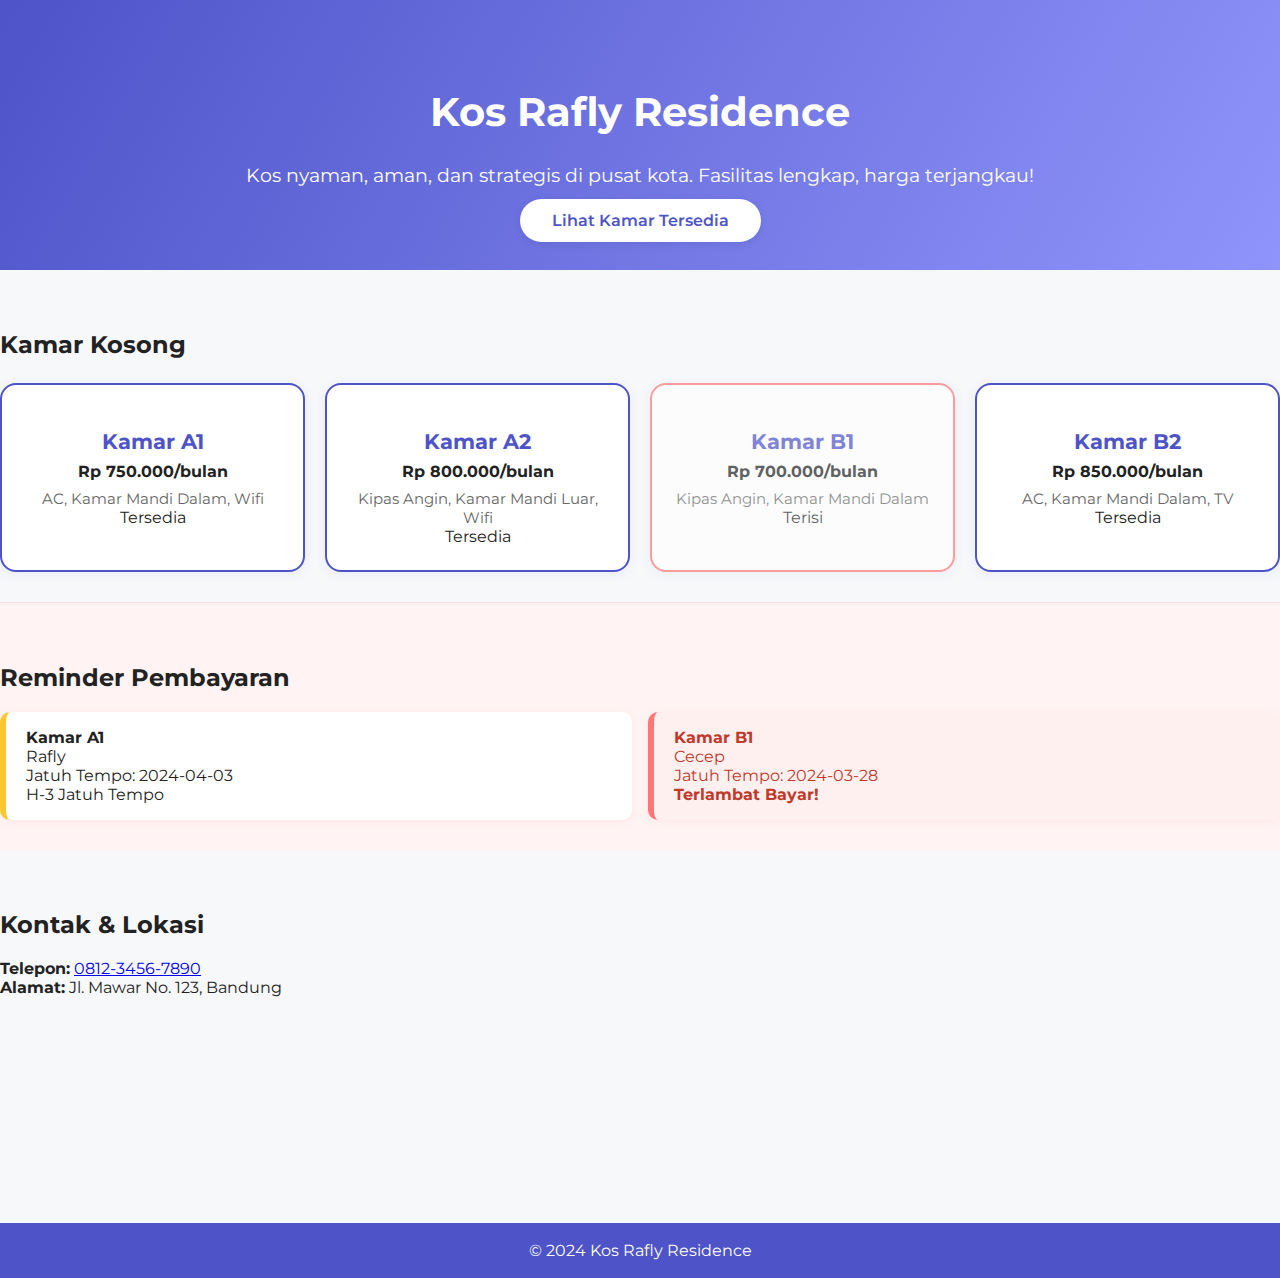
<file: app_kost/public/index.html>
<!DOCTYPE html>
<html lang="id">
<head>
    <meta charset="UTF-8">
    <meta name="viewport" content="width=device-width, initial-scale=1.0">
    <title>Kos Rafly Residence</title>
    <link rel="stylesheet" href="assets/css/style.css">
    <link rel="preconnect" href="https://fonts.googleapis.com">
    <link rel="preconnect" href="https://fonts.gstatic.com" crossorigin>
    <link href="https://fonts.googleapis.com/css2?family=Montserrat:wght@600;700&display=swap" rel="stylesheet">
</head>
<body>
    <div id="loader">
        <div class="spinner"></div>
    </div>
    <header class="hero">
        <div class="container">
            <h1>Kos Rafly Residence</h1>
            <p>Kos nyaman, aman, dan strategis di pusat kota. Fasilitas lengkap, harga terjangkau!</p>
            <a href="#kamar" class="cta-btn">Lihat Kamar Tersedia</a>
        </div>
    </header>
    <main>
        <section id="kamar" class="section">
            <div class="container">
                <h2>Kamar Kosong</h2>
                <div id="kamarGrid" class="kamar-grid"></div>
            </div>
        </section>
        <section id="reminder" class="section reminder-section">
            <div class="container">
                <h2>Reminder Pembayaran</h2>
                <div id="reminderList" class="reminder-list"></div>
            </div>
        </section>
        <section id="kontak" class="section kontak-section">
            <div class="container">
                <h2>Kontak & Lokasi</h2>
                <div class="kontak-info">
                    <div>
                        <strong>Telepon:</strong> <a href="tel:081234567890">0812-3456-7890</a><br>
                        <strong>Alamat:</strong> Jl. Mawar No. 123, Bandung
                    </div>
                    <div class="maps-embed">
                        <iframe src="https://www.google.com/maps/embed?pb=!1m18!1m12!1m3!1d63359.839123456!2d107.5731162!3d-6.9034496!2m3!1f0!2f0!3f0!3m2!1i1024!2i768!4f13.1!3m3!1m2!1s0x2e68e7d1e7e7e7e7%3A0x7e7e7e7e7e7e7e7e!2sBandung!5e0!3m2!1sid!2sid!4v1710000000000!5m2!1sid!2sid" width="100%" height="200" style="border:0;" allowfullscreen="" loading="lazy" referrerpolicy="no-referrer-when-downgrade"></iframe>
                    </div>
                </div>
            </div>
        </section>
    </main>
    <footer>
        <div class="container">&copy; 2024 Kos Rafly Residence</div>
    </footer>
    <script src="assets/js/main.js"></script>
</body>
</html>
</file>
<file: app_kost/public/assets/css/style.css>
body {
  font-family: 'Montserrat', Arial, sans-serif;
  background: #f6f8fa;
  color: #222;
  margin: 0;
}
.hero {
  background: linear-gradient(120deg, #4e54c8 0%, #8f94fb 100%);
  color: #fff;
  padding: 60px 0 40px 0;
  text-align: center;
}
.hero h1 {
  font-size: 2.5rem;
  font-weight: 700;
}
.hero p {
  font-size: 1.2rem;
  margin-bottom: 24px;
}
.cta-btn {
  background: #fff;
  color: #4e54c8;
  padding: 12px 32px;
  border-radius: 30px;
  font-weight: 600;
  text-decoration: none;
  box-shadow: 0 2px 8px rgba(0,0,0,0.08);
  transition: background 0.2s, color 0.2s;
}
.cta-btn:hover {
  background: #4e54c8;
  color: #fff;
}
.section {
  padding: 40px 0 30px 0;
}
.kamar-grid {
  display: grid;
  grid-template-columns: repeat(auto-fit, minmax(220px, 1fr));
  gap: 20px;
  margin-top: 24px;
}
.kamar-card {
  background: #fff;
  border-radius: 16px;
  box-shadow: 0 2px 12px rgba(78,84,200,0.08);
  padding: 24px 18px;
  text-align: center;
  border: 2px solid #eaeaea;
  transition: box-shadow 0.2s, border 0.2s;
}
.kamar-card h3 {
  color: #4e54c8;
  font-size: 1.3rem;
  margin-bottom: 8px;
}
.kamar-card .harga {
  font-weight: bold;
  color: #222;
  margin-bottom: 8px;
}
.kamar-card .fasilitas {
  font-size: 0.95rem;
  color: #666;
}
.kamar-card.kosong {
  border-color: #4e54c8;
}
.kamar-card.terisi {
  border-color: #ff7675;
  opacity: 0.7;
}
.reminder-section {
  background: #fff3f3;
  border-top: 1px solid #ffe0e0;
}
.reminder-list {
  display: flex;
  flex-wrap: wrap;
  gap: 16px;
  margin-top: 18px;
}
.reminder-item {
  background: #fff;
  border-radius: 10px;
  padding: 16px 20px;
  box-shadow: 0 2px 8px rgba(255,118,117,0.08);
  border-left: 6px solid #fbc531;
  min-width: 220px;
  flex: 1 1 220px;
  color: #222;
  transition: border 0.2s;
}
.reminder-item.late {
  border-left: 6px solid #ff7675;
  background: #fff0f0;
  color: #c0392b;
}
.kontak-section {
  background: #f6f8fa;
}
.kontak-info {
  display: flex;
  flex-wrap: wrap;
  gap: 32px;
  align-items: flex-start;
  margin-top: 18px;
}
.kontak-info > div {
  flex: 1 1 220px;
}
.maps-embed iframe {
  border-radius: 10px;
  min-width: 220px;
}
footer {
  background: #4e54c8;
  color: #fff;
  text-align: center;
  padding: 18px 0;
  margin-top: 30px;
}
#loader {
  position: fixed;
  left: 0; top: 0; right: 0; bottom: 0;
  background: #fff;
  z-index: 9999;
  display: flex;
  align-items: center;
  justify-content: center;
  transition: opacity 0.4s;
}
.spinner {
  border: 6px solid #f3f3f3;
  border-top: 6px solid #4e54c8;
  border-radius: 50%;
  width: 48px;
  height: 48px;
  animation: spin 1s linear infinite;
}
@keyframes spin {
  0% { transform: rotate(0deg); }
  100% { transform: rotate(360deg); }
}
@media (max-width: 767px) {
  .hero h1 { font-size: 1.5rem; }
  .kamar-grid { grid-template-columns: 1fr; }
  .kontak-info { flex-direction: column; gap: 16px; }
}
html {
  scroll-behavior: smooth;
}
</file>
